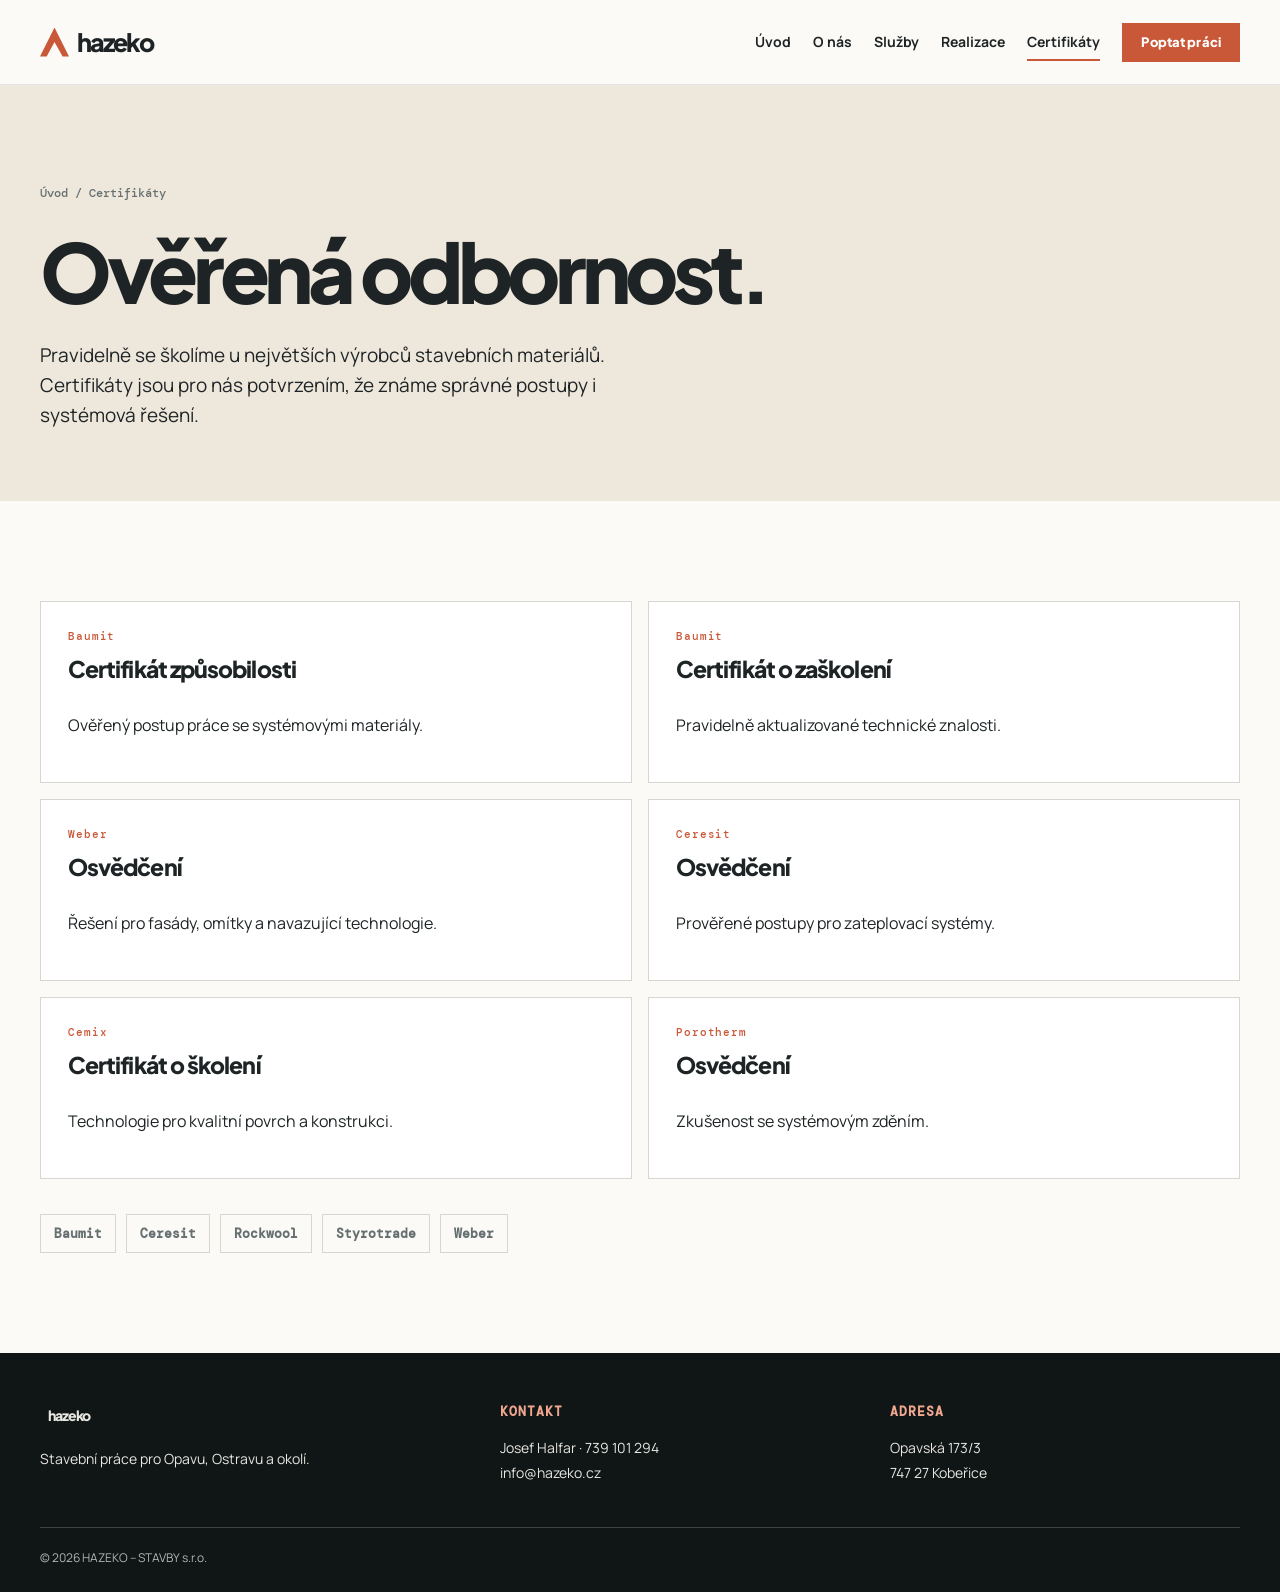
<file: certifikaty/index.html>
<!doctype html><html lang="cs"><head><meta charset="utf-8"><meta name="viewport" content="width=device-width,initial-scale=1"><title>Certifikáty | Hazeko</title><link rel="stylesheet" href="/styles.css"></head><body><header class="site-header"><nav class="nav wrap"><a class="brand" href="/"><i class="brand-mark"></i>hazeko</a><button class="menu-button" aria-expanded="false">Menu</button><div class="nav-links"><a href="/">Úvod</a><a href="/o-nas/">O nás</a><a href="/sluzby/">Služby</a><a href="/realizace/">Realizace</a><a aria-current="page" href="/certifikaty/">Certifikáty</a><a class="nav-contact" href="/kontakt/">Poptat práci</a></div></nav></header><main><section class="page-hero"><div class="wrap"><div class="crumb"><a href="/">Úvod</a> / Certifikáty</div><h1>Ověřená odbornost.</h1><p>Pravidelně se školíme u největších výrobců stavebních materiálů. Certifikáty jsou pro nás potvrzením, že známe správné postupy i systémová řešení.</p></div></section><section class="section"><div class="wrap"><div class="cert-grid"><article class="certificate"><span>Baumit</span><h2>Certifikát způsobilosti</h2><p>Ověřený postup práce se systémovými materiály.</p></article><article class="certificate"><span>Baumit</span><h2>Certifikát o zaškolení</h2><p>Pravidelně aktualizované technické znalosti.</p></article><article class="certificate"><span>Weber</span><h2>Osvědčení</h2><p>Řešení pro fasády, omítky a navazující technologie.</p></article><article class="certificate"><span>Ceresit</span><h2>Osvědčení</h2><p>Prověřené postupy pro zateplovací systémy.</p></article><article class="certificate"><span>Cemix</span><h2>Certifikát o školení</h2><p>Technologie pro kvalitní povrch a konstrukci.</p></article><article class="certificate"><span>Porotherm</span><h2>Osvědčení</h2><p>Zkušenost se systémovým zděním.</p></article></div><div class="partners"><span class="partner">Baumit</span><span class="partner">Ceresit</span><span class="partner">Rockwool</span><span class="partner">Styrotrade</span><span class="partner">Weber</span></div></div></section></main><footer class="footer"><div class="wrap footer-grid"><div><a class="brand" href="/"><i class="brand-mark"></i>hazeko</a><p style="margin-top:18px">Stavební práce pro Opavu, Ostravu a okolí.</p></div><div><h3>Kontakt</h3><a href="tel:+420739101294">Josef Halfar · 739 101 294</a><a href="mailto:info@hazeko.cz">info@hazeko.cz</a></div><div><h3>Adresa</h3><p>Opavská 173/3<br>747 27 Kobeřice</p></div></div><div class="wrap footer-bottom">© 2026 HAZEKO – STAVBY s.r.o.</div></footer><script src="/script.js"></script></body></html>
</file>
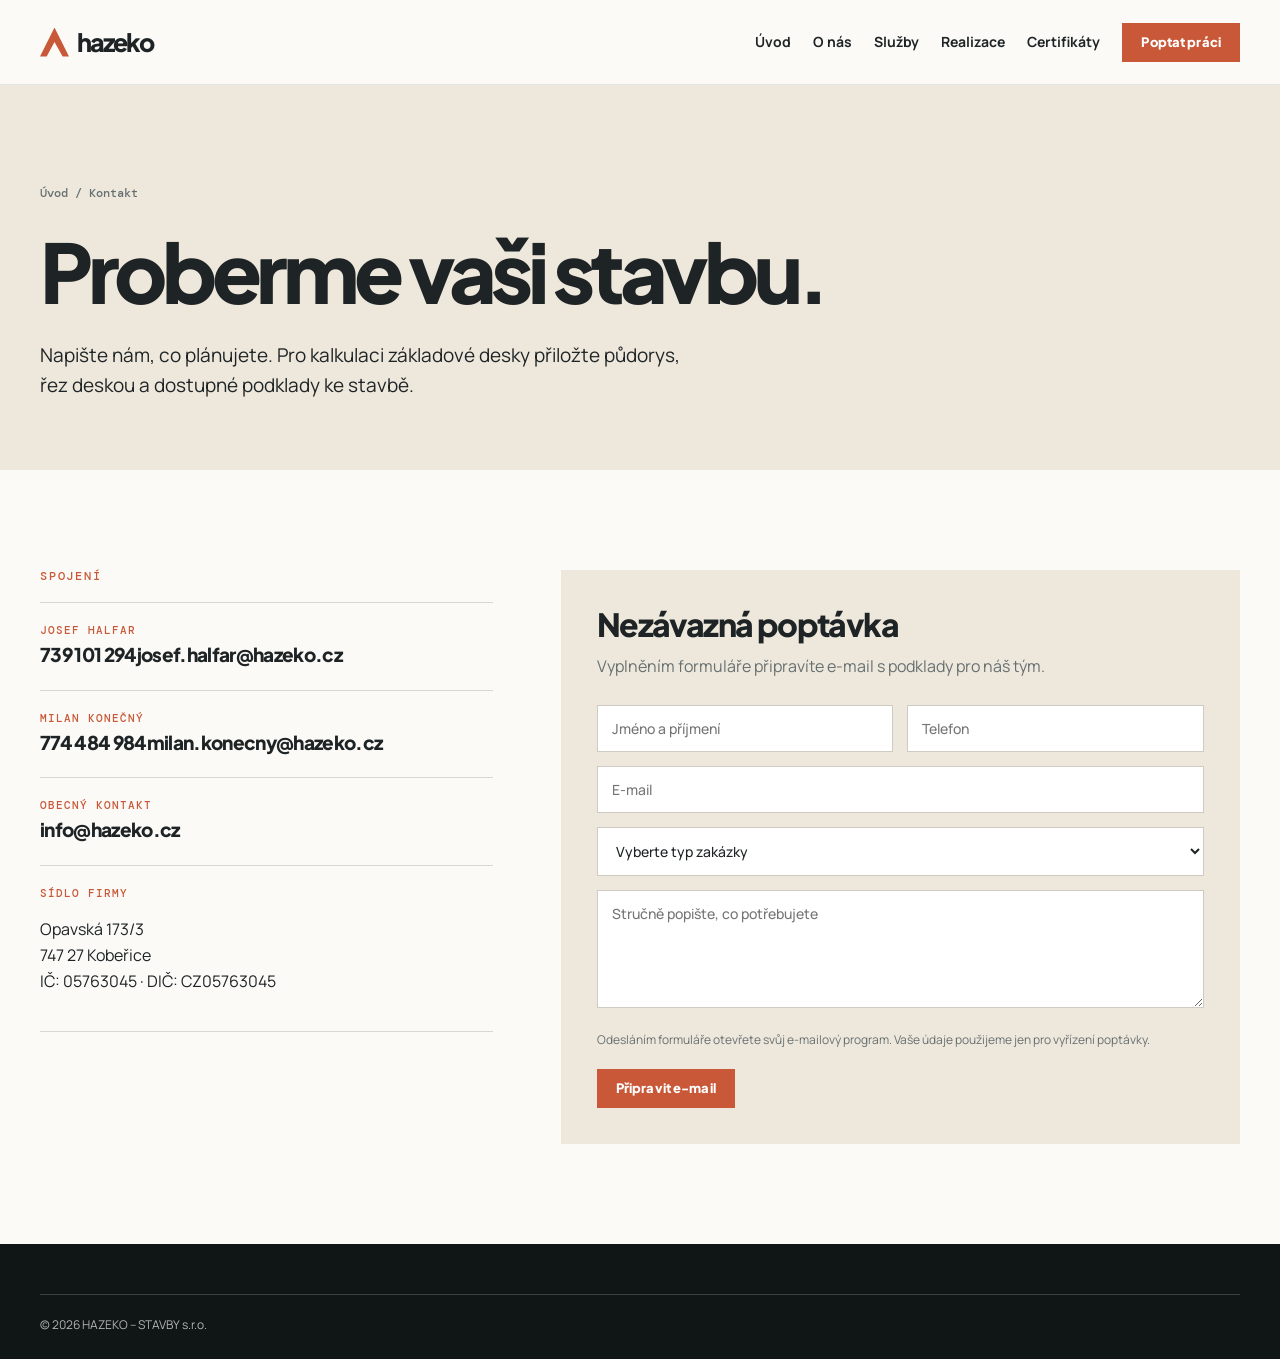
<file: kontakt/index.html>
<!doctype html><html lang="cs"><head><meta charset="utf-8"><meta name="viewport" content="width=device-width,initial-scale=1"><title>Kontakt | Hazeko</title><link rel="stylesheet" href="/styles.css"></head><body><header class="site-header"><nav class="nav wrap"><a class="brand" href="/"><i class="brand-mark"></i>hazeko</a><button class="menu-button" aria-expanded="false">Menu</button><div class="nav-links"><a href="/">Úvod</a><a href="/o-nas/">O nás</a><a href="/sluzby/">Služby</a><a href="/realizace/">Realizace</a><a href="/certifikaty/">Certifikáty</a><a aria-current="page" class="nav-contact" href="/kontakt/">Poptat práci</a></div></nav></header><main><section class="page-hero"><div class="wrap"><div class="crumb"><a href="/">Úvod</a> / Kontakt</div><h1>Proberme vaši stavbu.</h1><p>Napište nám, co plánujete. Pro kalkulaci základové desky přiložte půdorys, řez deskou a dostupné podklady ke stavbě.</p></div></section><section class="section"><div class="wrap contact-grid"><div><div class="eyebrow">Spojení</div><div class="contact-list"><div><strong>Josef Halfar</strong><a href="tel:+420739101294">739 101 294</a><a href="mailto:josef.halfar@hazeko.cz">josef.halfar@hazeko.cz</a></div><div><strong>Milan Konečný</strong><a href="tel:+420774484984">774 484 984</a><a href="mailto:milan.konecny@hazeko.cz">milan.konecny@hazeko.cz</a></div><div><strong>Obecný kontakt</strong><a href="mailto:info@hazeko.cz">info@hazeko.cz</a></div><div><strong>Sídlo firmy</strong><p>Opavská 173/3<br>747 27 Kobeřice<br>IČ: 05763045 · DIČ: CZ05763045</p></div></div></div><form class="form" action="mailto:info@hazeko.cz" method="post" enctype="text/plain"><h2>Nezávazná poptávka</h2><p>Vyplněním formuláře připravíte e-mail s podklady pro náš tým.</p><div class="form-row"><input required name="Jméno" placeholder="Jméno a příjmení"><input required name="Telefon" placeholder="Telefon"></div><input required type="email" name="E-mail" placeholder="E-mail"><select name="Typ zakázky"><option>Vyberte typ zakázky</option><option>Novostavba</option><option>Rekonstrukce</option><option>Zateplení</option><option>Omítky / potěry</option><option>Základová deska</option></select><textarea name="Zpráva" placeholder="Stručně popište, co potřebujete"></textarea><small>Odesláním formuláře otevřete svůj e-mailový program. Vaše údaje použijeme jen pro vyřízení poptávky.</small><button class="button" type="submit">Připravit e-mail</button></form></div></section></main><footer class="footer"><div class="wrap footer-bottom" style="margin-top:0">© 2026 HAZEKO – STAVBY s.r.o.</div></footer><script src="/script.js"></script></body></html>
</file>
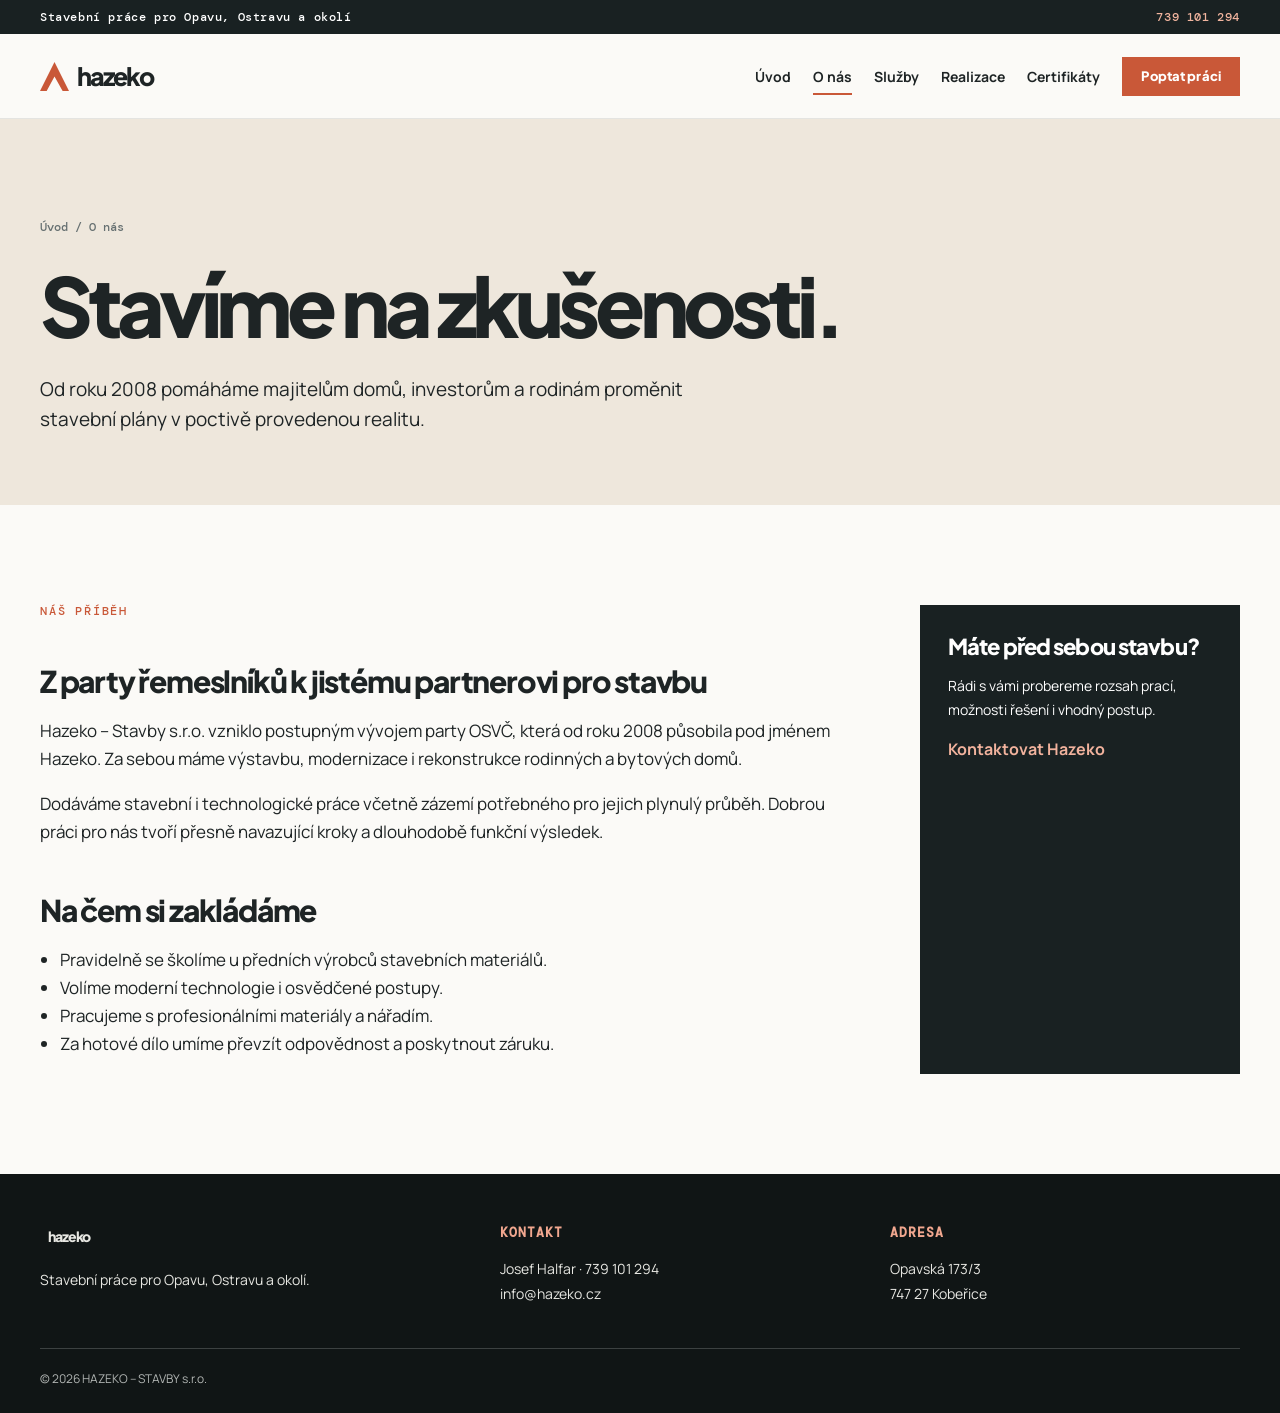
<file: o-nas/index.html>
<!doctype html><html lang="cs"><head><meta charset="utf-8"><meta name="viewport" content="width=device-width,initial-scale=1"><title>O nás | Hazeko</title><link rel="stylesheet" href="/styles.css"></head><body><div class="topbar"><div class="wrap"><span>Stavební práce pro Opavu, Ostravu a okolí</span><span><a href="tel:+420739101294">739 101 294</a></span></div></div><header class="site-header"><nav class="nav wrap" aria-label="Hlavní navigace"><a class="brand" href="/"><i class="brand-mark"></i>hazeko</a><button class="menu-button" aria-expanded="false">Menu</button><div class="nav-links"><a href="/">Úvod</a><a aria-current="page" href="/o-nas/">O nás</a><a href="/sluzby/">Služby</a><a href="/realizace/">Realizace</a><a href="/certifikaty/">Certifikáty</a><a class="nav-contact" href="/kontakt/">Poptat práci</a></div></nav></header><main><section class="page-hero"><div class="wrap"><div class="crumb"><a href="/">Úvod</a> / O nás</div><h1>Stavíme na zkušenosti.</h1><p>Od roku 2008 pomáháme majitelům domů, investorům a rodinám proměnit stavební plány v poctivě provedenou realitu.</p></div></section><section class="section"><div class="wrap content-grid"><article class="article"><div class="eyebrow">Náš příběh</div><h2>Z party řemeslníků k jistému partnerovi pro stavbu</h2><p>Hazeko – Stavby s.r.o. vzniklo postupným vývojem party OSVČ, která od roku 2008 působila pod jménem Hazeko. Za sebou máme výstavbu, modernizace i rekonstrukce rodinných a bytových domů.</p><p>Dodáváme stavební i technologické práce včetně zázemí potřebného pro jejich plynulý průběh. Dobrou práci pro nás tvoří přesně navazující kroky a dlouhodobě funkční výsledek.</p><h2>Na čem si zakládáme</h2><ul><li>Pravidelně se školíme u předních výrobců stavebních materiálů.</li><li>Volíme moderní technologie i osvědčené postupy.</li><li>Pracujeme s profesionálními materiály a nářadím.</li><li>Za hotové dílo umíme převzít odpovědnost a poskytnout záruku.</li></ul></article><aside class="side-contact"><h3>Máte před sebou stavbu?</h3><p>Rádi s vámi probereme rozsah prací, možnosti řešení i vhodný postup.</p><a href="/kontakt/">Kontaktovat Hazeko</a></aside></div></section></main><footer class="footer"><div class="wrap footer-grid"><div><a class="brand" href="/"><i class="brand-mark"></i>hazeko</a><p style="margin-top:18px">Stavební práce pro Opavu, Ostravu a okolí.</p></div><div><h3>Kontakt</h3><a href="tel:+420739101294">Josef Halfar · 739 101 294</a><a href="mailto:info@hazeko.cz">info@hazeko.cz</a></div><div><h3>Adresa</h3><p>Opavská 173/3<br>747 27 Kobeřice</p></div></div><div class="wrap footer-bottom">© 2026 HAZEKO – STAVBY s.r.o.</div></footer><script src="/script.js"></script></body></html>
</file>
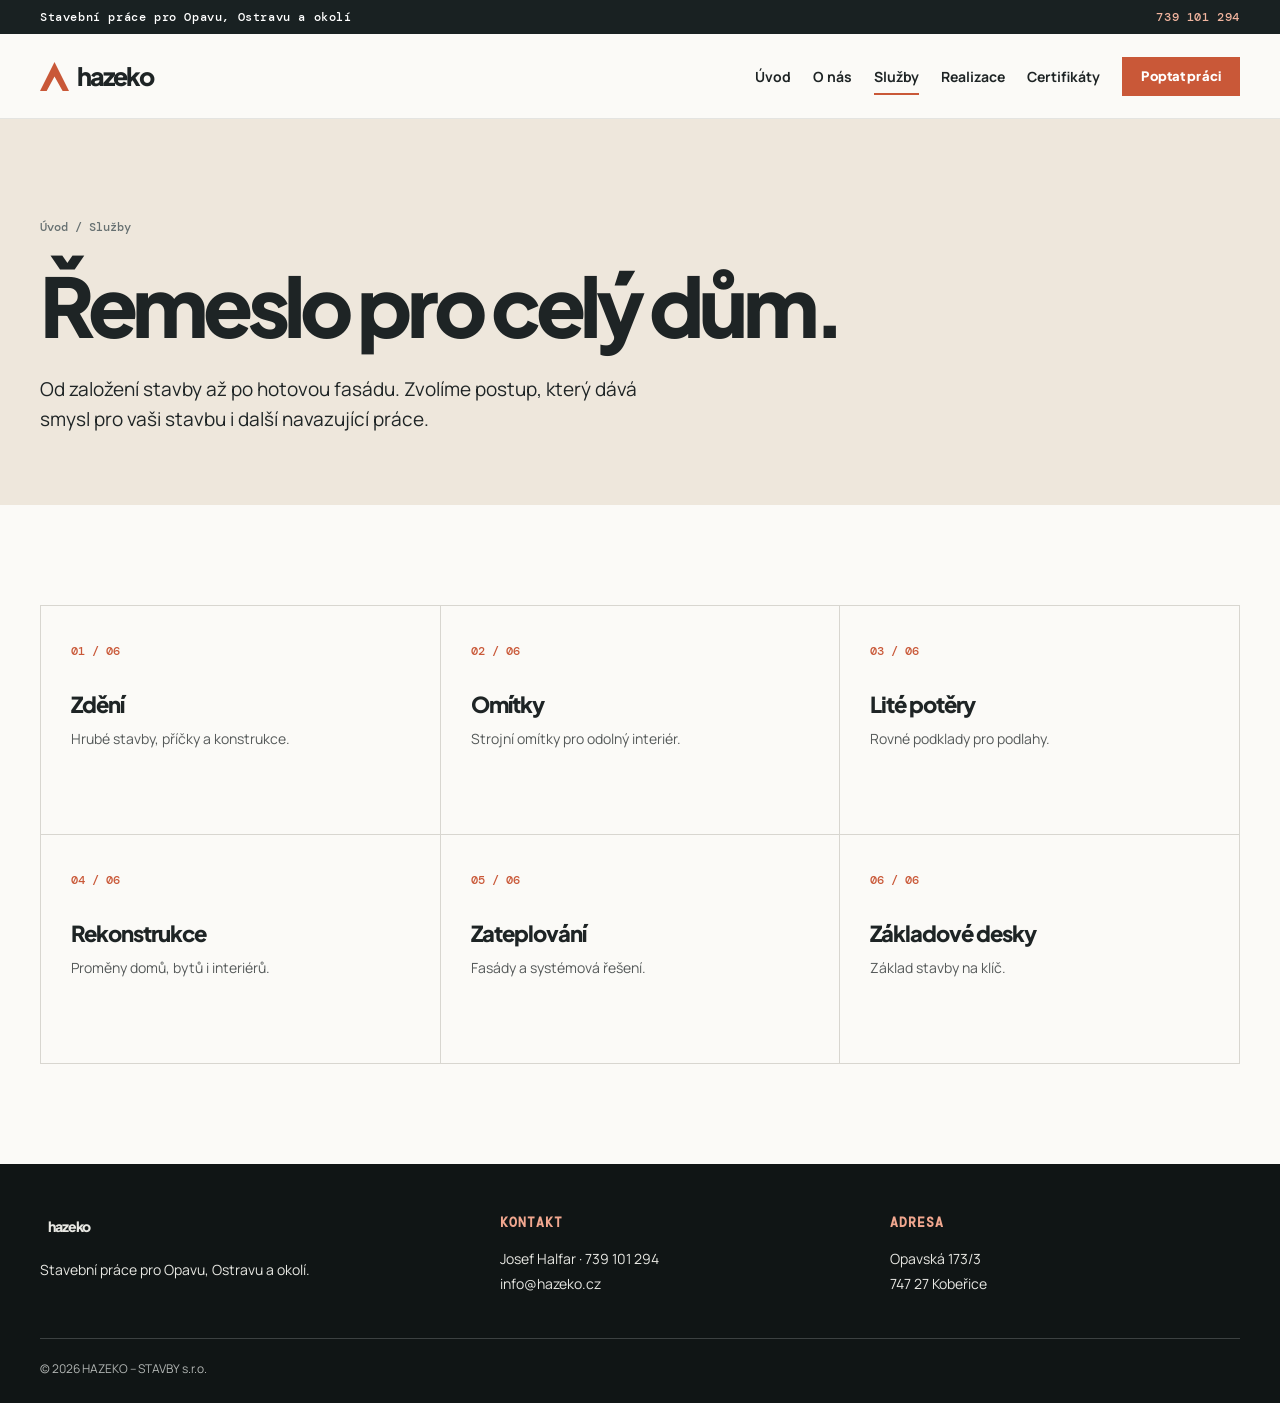
<file: sluzby/index.html>
<!doctype html><html lang="cs"><head><meta charset="utf-8"><meta name="viewport" content="width=device-width,initial-scale=1"><title>Služby | Hazeko</title><link rel="stylesheet" href="/styles.css"></head><body><div class="topbar"><div class="wrap"><span>Stavební práce pro Opavu, Ostravu a okolí</span><span><a href="tel:+420739101294">739 101 294</a></span></div></div><header class="site-header"><nav class="nav wrap"><a class="brand" href="/"><i class="brand-mark"></i>hazeko</a><button class="menu-button" aria-expanded="false">Menu</button><div class="nav-links"><a href="/">Úvod</a><a href="/o-nas/">O nás</a><a aria-current="page" href="/sluzby/">Služby</a><a href="/realizace/">Realizace</a><a href="/certifikaty/">Certifikáty</a><a class="nav-contact" href="/kontakt/">Poptat práci</a></div></nav></header><main><section class="page-hero"><div class="wrap"><div class="crumb"><a href="/">Úvod</a> / Služby</div><h1>Řemeslo pro celý dům.</h1><p>Od založení stavby až po hotovou fasádu. Zvolíme postup, který dává smysl pro vaši stavbu i další navazující práce.</p></div></section><section class="section"><div class="wrap"><div class="service-grid" style="margin-top:0"><a class="service-card" href="/sluzby/zdeni/"><span class="service-number">01 / 06</span><h3>Zdění</h3><p>Hrubé stavby, příčky a konstrukce.</p></a><a class="service-card" href="/sluzby/omitky/"><span class="service-number">02 / 06</span><h3>Omítky</h3><p>Strojní omítky pro odolný interiér.</p></a><a class="service-card" href="/sluzby/lite-potery/"><span class="service-number">03 / 06</span><h3>Lité potěry</h3><p>Rovné podklady pro podlahy.</p></a><a class="service-card" href="/sluzby/rekonstrukce/"><span class="service-number">04 / 06</span><h3>Rekonstrukce</h3><p>Proměny domů, bytů i interiérů.</p></a><a class="service-card" href="/sluzby/zateplovani/"><span class="service-number">05 / 06</span><h3>Zateplování</h3><p>Fasády a systémová řešení.</p></a><a class="service-card" href="/sluzby/zakladove-desky/"><span class="service-number">06 / 06</span><h3>Základové desky</h3><p>Základ stavby na klíč.</p></a></div></div></section></main><footer class="footer"><div class="wrap footer-grid"><div><a class="brand" href="/"><i class="brand-mark"></i>hazeko</a><p style="margin-top:18px">Stavební práce pro Opavu, Ostravu a okolí.</p></div><div><h3>Kontakt</h3><a href="tel:+420739101294">Josef Halfar · 739 101 294</a><a href="mailto:info@hazeko.cz">info@hazeko.cz</a></div><div><h3>Adresa</h3><p>Opavská 173/3<br>747 27 Kobeřice</p></div></div><div class="wrap footer-bottom">© 2026 HAZEKO – STAVBY s.r.o.</div></footer><script src="/script.js"></script></body></html>
</file>
<file: styles.css>
@import url('https://fonts.googleapis.com/css2?family=DM+Mono:wght@400;500&family=Manrope:wght@400;500;600;700;800&family=Plus+Jakarta+Sans:wght@500;600;700;800&display=swap');

:root{--ink:#1e2425;--coal:#192122;--sand:#eee7dc;--paper:#fbfaf7;--terra:#c95838;--line:#d8d6d0;--muted:#667071;--max:1200px}*{box-sizing:border-box}html{scroll-behavior:smooth}body{margin:0;background:var(--paper);color:var(--ink);font-family:Manrope,Arial,sans-serif;font-size:16px;line-height:1.65}a{color:inherit;text-decoration:none}img{display:block;max-width:100%}.wrap{width:min(var(--max),calc(100% - 48px));margin:auto}.topbar{background:var(--coal);color:#fff;font:500 12px/1.2 'DM Mono',monospace;letter-spacing:.05em}.topbar .wrap{display:flex;justify-content:space-between;gap:16px;padding:10px 0}.topbar a{color:#f2b59f}.site-header{background:rgba(251,250,247,.95);border-bottom:1px solid rgba(25,33,34,.1);position:sticky;top:0;z-index:20;backdrop-filter:blur(10px)}.nav{height:84px;display:flex;align-items:center;justify-content:space-between;gap:28px}.brand{display:flex;align-items:center;font:800 25px/1 'Plus Jakarta Sans',sans-serif;letter-spacing:-.08em}.brand-mark{width:29px;height:29px;background:var(--terra);clip-path:polygon(0 100%,50% 0,100% 100%,78% 100%,50% 50%,23% 100%);margin-right:8px}.nav-links{display:flex;gap:22px;align-items:center;font-weight:700;font-size:14px}.nav-links a{position:relative}.nav-links a:not(.nav-contact):after{content:'';position:absolute;left:0;right:100%;bottom:-7px;height:2px;background:var(--terra);transition:.2s}.nav-links a:hover:after,.nav-links a[aria-current=page]:after{right:0}.nav-contact,.button{background:var(--terra);color:#fff;border:0;border-radius:0;padding:13px 19px;font:800 13px/1 'Plus Jakarta Sans',sans-serif;letter-spacing:.01em;cursor:pointer;display:inline-block}.button.light{background:#fff;color:var(--coal)}.menu-button{display:none;background:none;border:0;font:700 14px Manrope}.hero{min-height:620px;color:#fff;background:linear-gradient(90deg,rgba(18,26,27,.91) 0%,rgba(18,26,27,.64) 45%,rgba(18,26,27,.08)),url('/images/hero-stavba.png') center/cover;display:flex;align-items:end}.hero-copy{padding:92px 0 84px;max-width:690px}.eyebrow{font:500 12px/1 'DM Mono',monospace;letter-spacing:.15em;text-transform:uppercase;color:var(--terra);margin-bottom:20px}.hero .eyebrow{color:#f5b29d}.hero h1,.page-hero h1{font:800 clamp(42px,6.5vw,82px)/1.08 'Plus Jakarta Sans',sans-serif;letter-spacing:-.065em;margin:0 0 24px}.hero p{font-size:19px;line-height:1.6;max-width:550px;margin:0 0 32px;color:#eef0ed}.section{padding:100px 0}.section-sand{background:var(--sand)}.section-coal{background:var(--coal);color:#fff}.split{display:grid;grid-template-columns:1fr 1.3fr;gap:72px;align-items:start}.section h2{font:800 clamp(33px,4vw,54px)/1.14 'Plus Jakarta Sans',sans-serif;letter-spacing:-.055em;margin:0}.lead{font-size:20px;line-height:1.65;margin:0 0 22px}.service-grid{display:grid;grid-template-columns:repeat(3,1fr);gap:1px;background:var(--line);border:1px solid var(--line);margin-top:44px}.service-card{background:var(--paper);padding:30px;min-height:228px;transition:.2s}.service-card:hover{background:var(--coal);color:#fff}.service-number{font:500 12px 'DM Mono',monospace;color:var(--terra)}.service-card h3{font:800 22px/1.22 'Plus Jakarta Sans',sans-serif;letter-spacing:-.045em;margin:29px 0 10px}.service-card p{font-size:14px;line-height:1.6;margin:0;color:inherit;opacity:.75}.pill-list{display:flex;flex-wrap:wrap;gap:9px;margin-top:30px}.pill{border:1px solid rgba(255,255,255,.28);padding:9px 12px;font-size:13px}.principles{display:grid;grid-template-columns:repeat(3,1fr);gap:28px;margin-top:35px}.principle{border-top:1px solid rgba(255,255,255,.35);padding-top:20px}.principle strong{font:800 19px/1.25 'Plus Jakarta Sans',sans-serif;display:block;margin-bottom:10px}.work-band{display:grid;grid-template-columns:1.1fr .9fr;background:var(--coal);color:white}.work-photo{min-height:420px;background:url('/images/hero-stavba.png') center/cover}.work-copy{padding:64px}.work-copy h2{font:800 clamp(34px,4vw,52px)/1.1 'Plus Jakarta Sans',sans-serif;letter-spacing:-.06em;margin:0 0 20px}.footer{background:#101515;color:#e7e7e2;padding:50px 0 24px}.footer-grid{display:grid;grid-template-columns:1.2fr 1fr 1fr;gap:40px}.footer h3{font:700 13px 'DM Mono',monospace;letter-spacing:.08em;text-transform:uppercase;color:#f1a78f;margin:0 0 15px}.footer p,.footer a{font-size:14px;line-height:1.8;margin:0;display:block}.footer-bottom{margin-top:42px;padding-top:20px;border-top:1px solid #3c4141;font-size:12px;color:#b2b6b4}.page-hero{padding:100px 0 70px;background:var(--sand)}.crumb{font:500 12px 'DM Mono',monospace;color:var(--muted);margin-bottom:26px}.page-hero p{font-size:19px;line-height:1.6;max-width:650px;margin:0}.content-grid{display:grid;grid-template-columns:minmax(0,1.3fr) 320px;gap:76px}.article h2{font:800 30px/1.2 'Plus Jakarta Sans',sans-serif;letter-spacing:-.04em;margin:46px 0 18px}.article p,.article li{font-size:17px}.article ul{padding-left:20px}.side-contact{background:var(--coal);color:#fff;padding:28px;position:sticky;top:110px}.side-contact h3{font:800 22px/1.2 'Plus Jakarta Sans',sans-serif;margin:0 0 15px;letter-spacing:-.04em}.side-contact p{font-size:14px;line-height:1.7}.side-contact a{color:#f1b29d;font-weight:700}.project-grid{display:grid;grid-template-columns:repeat(2,1fr);gap:24px}.project{background:#fff;border:1px solid var(--line)}.project-photo{aspect-ratio:1.42;background:url('/images/hero-stavba.png') center/cover;filter:saturate(.82)}.project:nth-child(2) .project-photo{background-position:65% center;filter:grayscale(.35)}.project:nth-child(3) .project-photo{background-position:35% center}.project:nth-child(4) .project-photo{background-position:75% center;filter:contrast(.9)}.project-copy{padding:23px}.project-copy span{font:500 11px 'DM Mono',monospace;color:var(--terra);letter-spacing:.08em}.project h2{font:800 23px/1.25 'Plus Jakarta Sans',sans-serif;letter-spacing:-.04em;margin:11px 0 7px}.project p{font-size:14px;margin:0;color:var(--muted)}.cert-grid{display:grid;grid-template-columns:repeat(2,1fr);gap:16px}.certificate{border:1px solid var(--line);padding:27px;min-height:182px;background:#fff;display:flex;flex-direction:column;justify-content:space-between}.certificate span{font:500 11px 'DM Mono',monospace;color:var(--terra);letter-spacing:.08em}.certificate h2{font:800 23px/1.25 'Plus Jakarta Sans',sans-serif;letter-spacing:-.04em;margin:12px 0}.partners{display:flex;flex-wrap:wrap;gap:10px;margin-top:35px}.partner{border:1px solid var(--line);padding:10px 13px;font:600 13px 'DM Mono',monospace;color:var(--muted)}.contact-grid{display:grid;grid-template-columns:.8fr 1.2fr;gap:68px}.contact-list{border-top:1px solid var(--line)}.contact-list div{padding:20px 0;border-bottom:1px solid var(--line)}.contact-list strong{font:500 11px 'DM Mono',monospace;text-transform:uppercase;letter-spacing:.09em;color:var(--terra);display:block;margin-bottom:5px}.contact-list a{font:800 19px/1.3 'Plus Jakarta Sans',sans-serif;letter-spacing:-.035em}.form{background:var(--sand);padding:36px}.form h2{font:800 32px/1.15 'Plus Jakarta Sans',sans-serif;letter-spacing:-.05em;margin:0 0 10px}.form p{margin:0 0 25px;color:var(--muted)}.form-row{display:grid;grid-template-columns:1fr 1fr;gap:14px}.form input,.form textarea,.form select{width:100%;background:#fff;border:1px solid #cfcbc3;padding:13px 14px;margin:0 0 14px;font:500 14px Manrope;color:var(--ink)}.form textarea{min-height:118px;resize:vertical}.form small{font-size:12px;line-height:1.5;color:var(--muted);display:block;margin:2px 0 20px}.mobile-only{display:none}@media(max-width:850px){.topbar .wrap{font-size:10px}.nav{height:68px}.menu-button{display:block}.nav-links{display:none;position:absolute;top:68px;left:0;right:0;background:var(--paper);padding:20px 24px 28px;border-bottom:1px solid var(--line);flex-direction:column;align-items:flex-start}.nav-links.open{display:flex}.nav-contact{margin-top:4px}.hero{min-height:570px}.hero-copy{padding:74px 0 58px}.section{padding:70px 0}.split,.content-grid,.contact-grid,.work-band{grid-template-columns:1fr;gap:36px}.service-grid{grid-template-columns:1fr 1fr}.principles,.footer-grid{grid-template-columns:1fr;gap:24px}.work-copy{padding:45px 24px}.work-photo{min-height:280px}.side-contact{position:static}.project-grid{grid-template-columns:1fr}.page-hero{padding:68px 0 48px}.cert-grid{grid-template-columns:1fr}}@media(max-width:520px){.wrap{width:min(var(--max),calc(100% - 32px))}.topbar span:last-child{display:none}.hero h1,.page-hero h1{font-size:43px;line-height:1.13}.hero p,.lead{font-size:17px}.service-grid{grid-template-columns:1fr}.service-card{min-height:0}.form-row{grid-template-columns:1fr}.footer-grid{gap:28px}.button{padding:14px 17px}}
</file>
